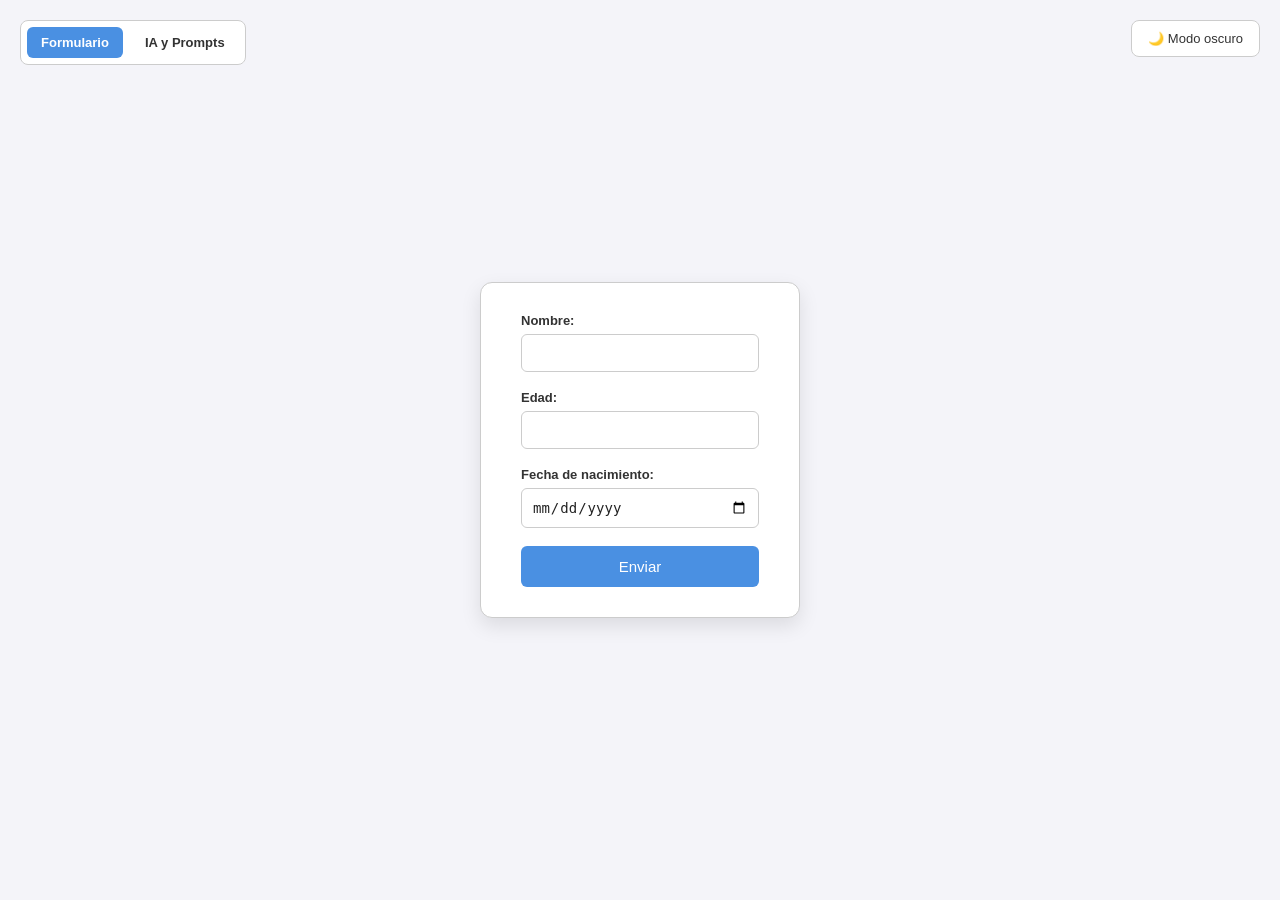
<file: src/pages/index.html>
<!DOCTYPE html>
<html lang="es">
<head>
  <meta charset="UTF-8">
  <title>Formulario Básico</title>
  <link rel="stylesheet" href="../styles/index.css">
</head>
<body>
  <button id="toggle-theme" type="button" class="theme-toggle">🌙 Modo oscuro</button>

  <nav class="site-nav">
    <a href="index.html" class="active">Formulario</a>
    <a href="ia-prompts.html">IA y Prompts</a>
  </nav>

  <form>
    <label for="nombre">Nombre:</label>
    <input type="text" id="nombre" name="nombre" required>

    <label for="edad">Edad:</label>
    <input type="number" id="edad" name="edad" min="0" required>

    <label for="fecha_nacimiento">Fecha de nacimiento:</label>
    <input type="date" id="fecha_nacimiento" name="fecha_nacimiento" required>

    <button type="submit">Enviar</button>
  </form>

  <script src="../js/index.js"></script>
</body>
</html>
</file>
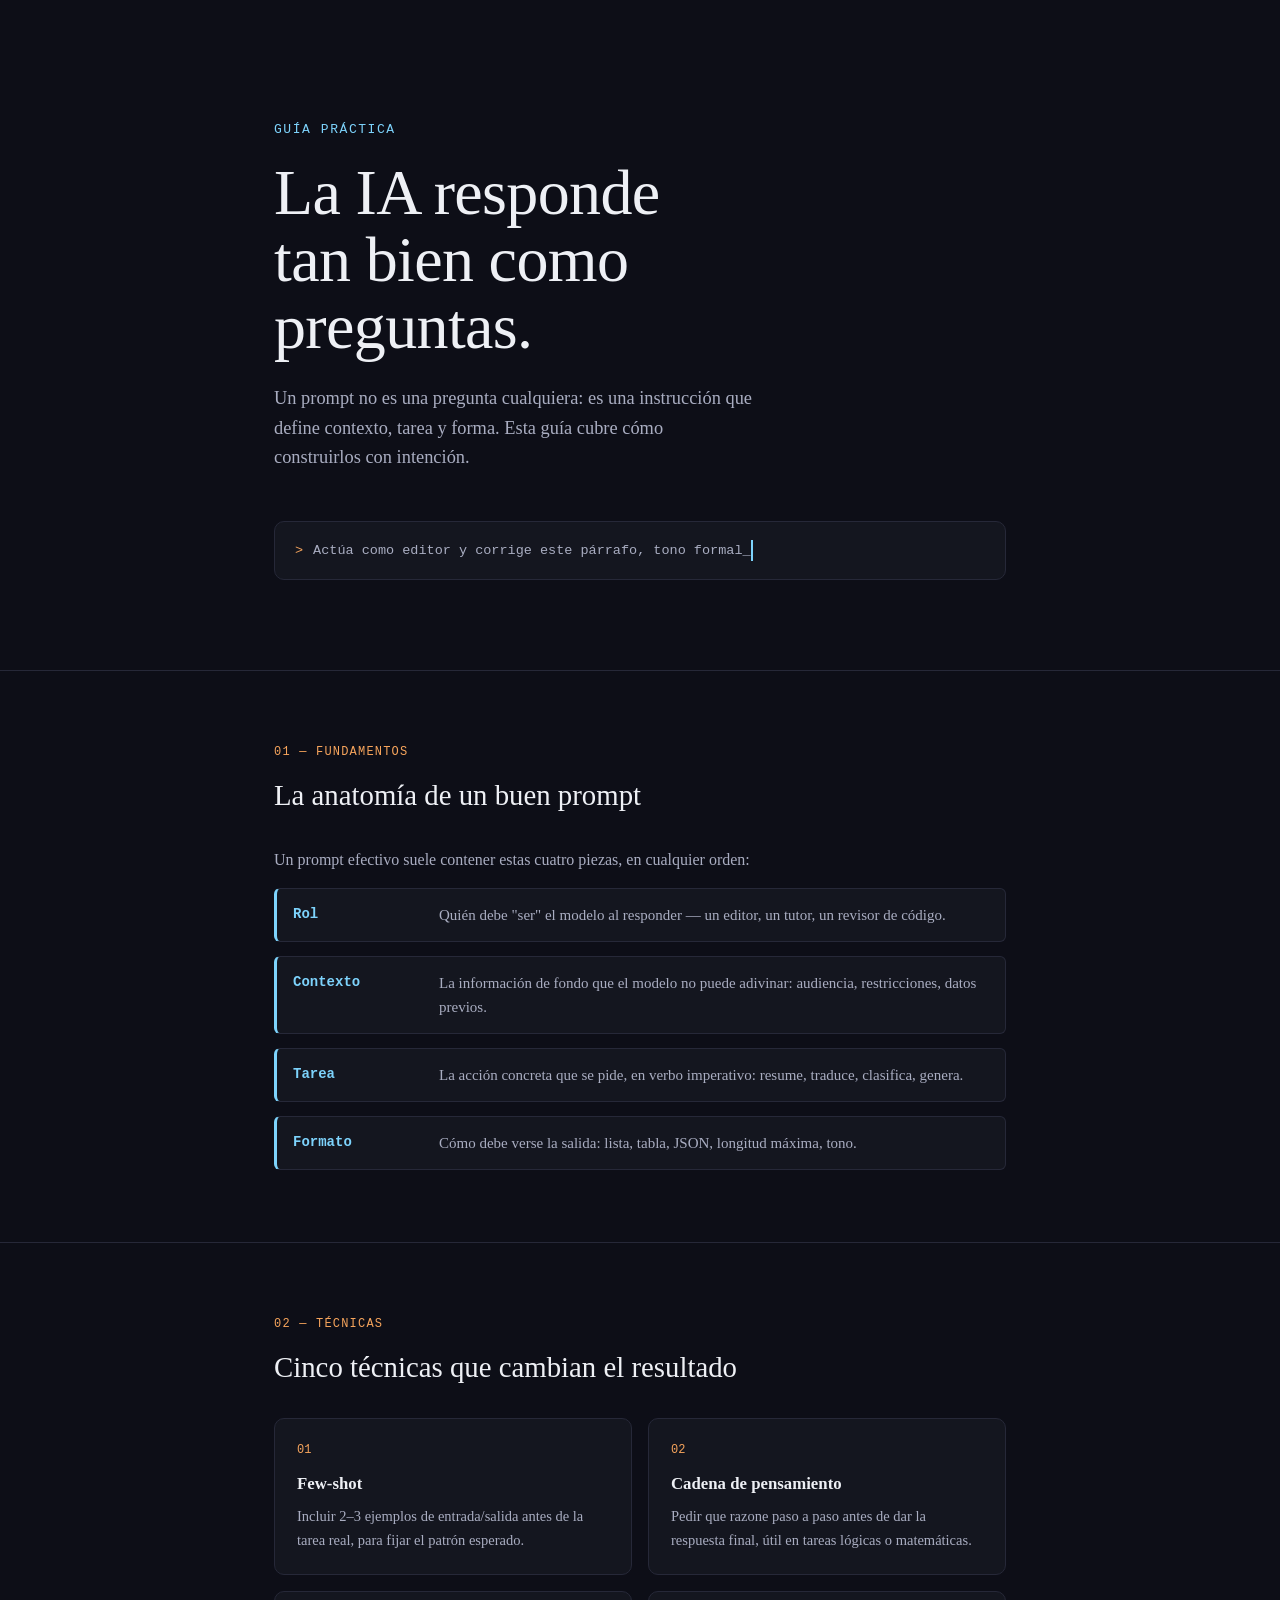
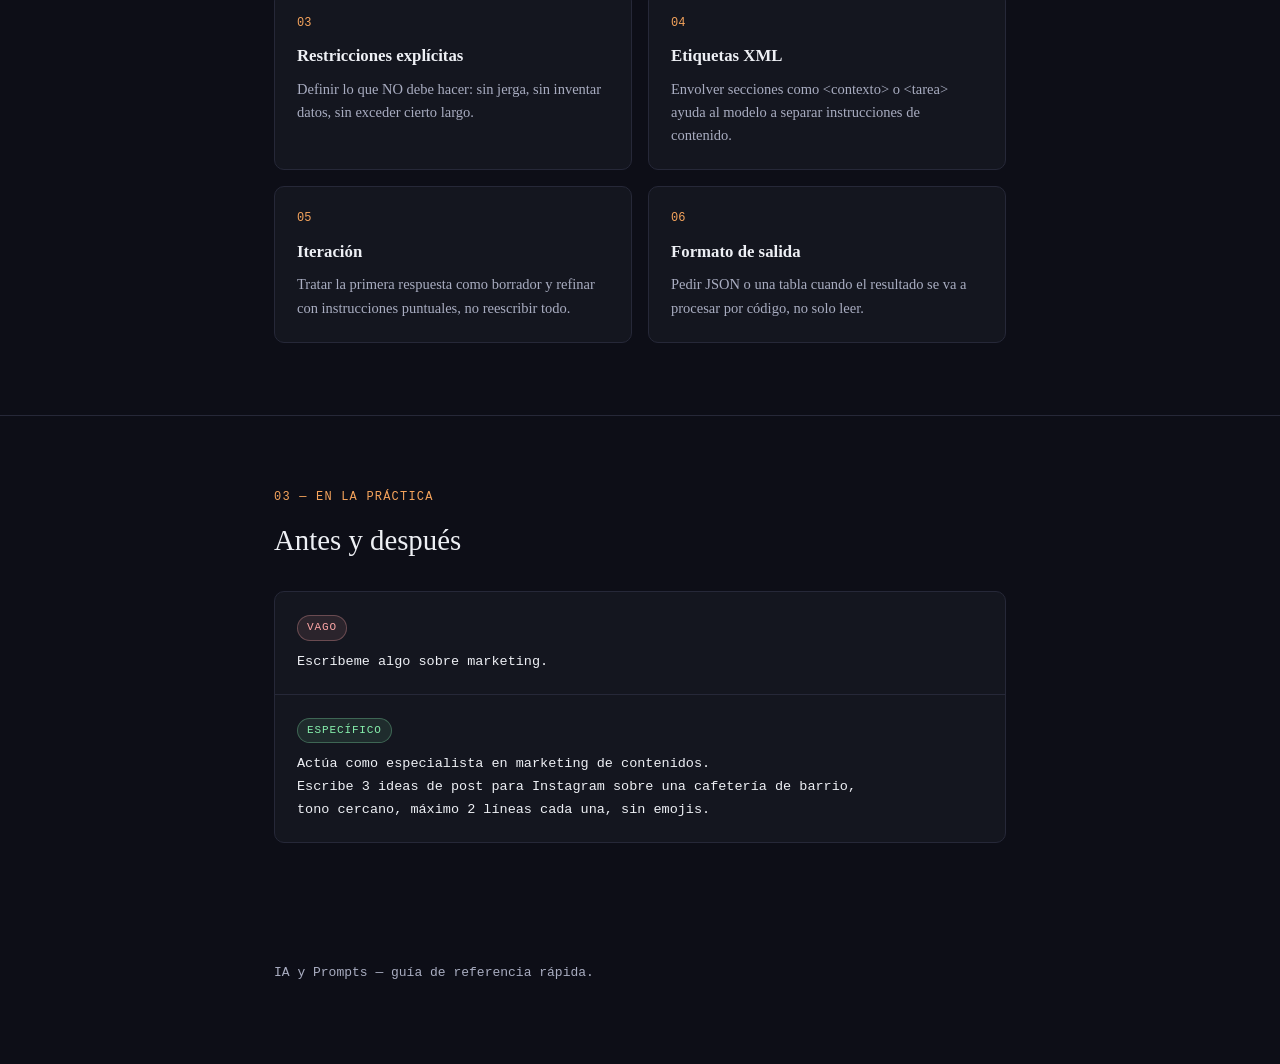
<file: src/pages/IA-promps.html>
<!DOCTYPE html>
<html lang="es">
<head>
<meta charset="UTF-8">
<meta name="viewport" content="width=device-width, initial-scale=1.0">
<title>IA y Prompts — Guía práctica</title>
<link rel="stylesheet" href="../styles/IA-promps.css">
</head>
<body>

  <header class="hero">
    <div class="wrap">
      <div class="eyebrow">Guía práctica</div>
      <h1>La IA responde<br>tan bien como<br>preguntas.</h1>
      <p class="lede">Un prompt no es una pregunta cualquiera: es una instrucción que define contexto, tarea y forma. Esta guía cubre cómo construirlos con intención.</p>

      <div class="prompt-strip">
        <span class="caret">&gt;</span>
        <span class="typed">Actúa como editor y corrige este párrafo, tono formal_</span>
      </div>
    </div>
  </header>

  <main>
    <section id="anatomia">
      <div class="wrap">
        <div class="section-label">01 — Fundamentos</div>
        <h2>La anatomía de un buen prompt</h2>
        <p>Un prompt efectivo suele contener estas cuatro piezas, en cualquier orden:</p>
        <div class="anatomy">
          <div class="row">
            <strong>Rol</strong>
            <p>Quién debe "ser" el modelo al responder — un editor, un tutor, un revisor de código.</p>
          </div>
          <div class="row">
            <strong>Contexto</strong>
            <p>La información de fondo que el modelo no puede adivinar: audiencia, restricciones, datos previos.</p>
          </div>
          <div class="row">
            <strong>Tarea</strong>
            <p>La acción concreta que se pide, en verbo imperativo: resume, traduce, clasifica, genera.</p>
          </div>
          <div class="row">
            <strong>Formato</strong>
            <p>Cómo debe verse la salida: lista, tabla, JSON, longitud máxima, tono.</p>
          </div>
        </div>
      </div>
    </section>

    <section id="tecnicas">
      <div class="wrap">
        <div class="section-label">02 — Técnicas</div>
        <h2>Cinco técnicas que cambian el resultado</h2>
        <div class="techniques">
          <div class="tech-card">
            <div class="num">01</div>
            <h3>Few-shot</h3>
            <p>Incluir 2–3 ejemplos de entrada/salida antes de la tarea real, para fijar el patrón esperado.</p>
          </div>
          <div class="tech-card">
            <div class="num">02</div>
            <h3>Cadena de pensamiento</h3>
            <p>Pedir que razone paso a paso antes de dar la respuesta final, útil en tareas lógicas o matemáticas.</p>
          </div>
          <div class="tech-card">
            <div class="num">03</div>
            <h3>Restricciones explícitas</h3>
            <p>Definir lo que NO debe hacer: sin jerga, sin inventar datos, sin exceder cierto largo.</p>
          </div>
          <div class="tech-card">
            <div class="num">04</div>
            <h3>Etiquetas XML</h3>
            <p>Envolver secciones como &lt;contexto&gt; o &lt;tarea&gt; ayuda al modelo a separar instrucciones de contenido.</p>
          </div>
          <div class="tech-card">
            <div class="num">05</div>
            <h3>Iteración</h3>
            <p>Tratar la primera respuesta como borrador y refinar con instrucciones puntuales, no reescribir todo.</p>
          </div>
          <div class="tech-card">
            <div class="num">06</div>
            <h3>Formato de salida</h3>
            <p>Pedir JSON o una tabla cuando el resultado se va a procesar por código, no solo leer.</p>
          </div>
        </div>
      </div>
    </section>

    <section id="ejemplo">
      <div class="wrap">
        <div class="section-label">03 — En la práctica</div>
        <h2>Antes y después</h2>
        <div class="example">
          <div class="bad">
            <span class="tag">Vago</span>
            <code>Escríbeme algo sobre marketing.</code>
          </div>
          <div class="good">
            <span class="tag">Específico</span>
            <code>Actúa como especialista en marketing de contenidos.<br>
            Escribe 3 ideas de post para Instagram sobre una cafetería de barrio,<br>
            tono cercano, máximo 2 líneas cada una, sin emojis.</code>
          </div>
        </div>
      </div>
    </section>
  </main>

  <footer>
    <div class="wrap">
      IA y Prompts — guía de referencia rápida.
    </div>
  </footer>

</body>
</html>
</file>
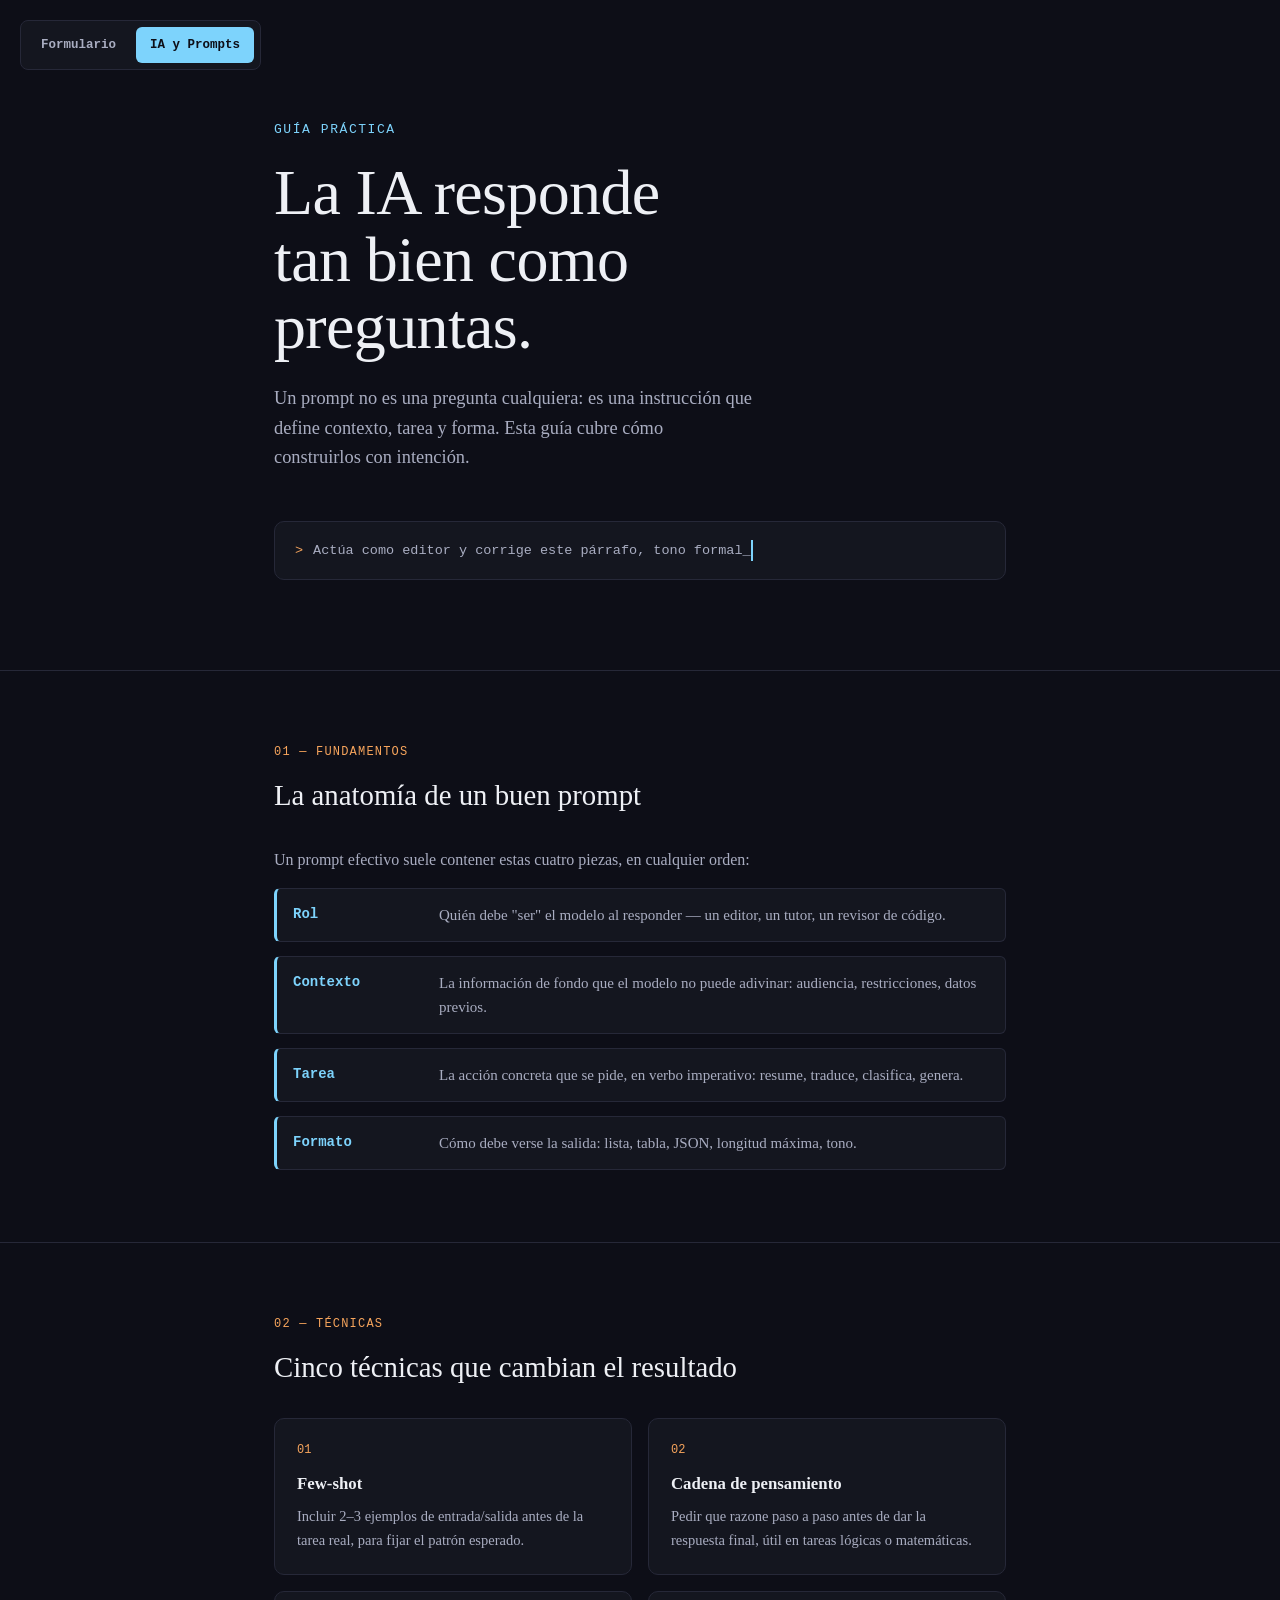
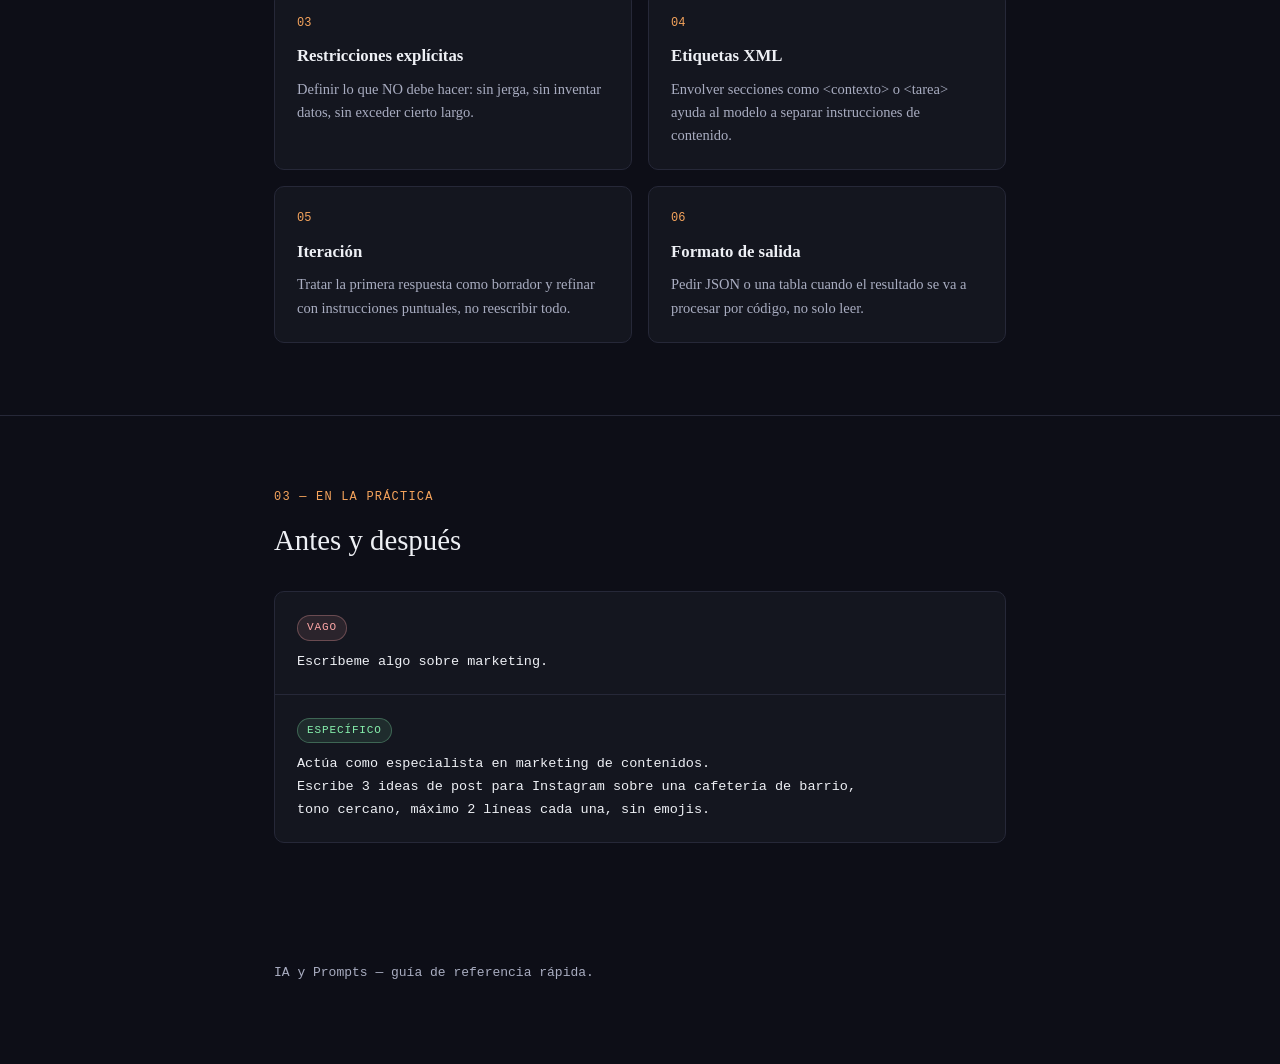
<file: src/pages/ia-prompts.html>
<!DOCTYPE html>
<html lang="es">
<head>
<meta charset="UTF-8">
<meta name="viewport" content="width=device-width, initial-scale=1.0">
<title>IA y Prompts — Guía práctica</title>
<link rel="stylesheet" href="../styles/IA-promps.css">
</head>
<body>

  <nav class="site-nav">
    <a href="index.html">Formulario</a>
    <a href="ia-y-prompts.html" class="active">IA y Prompts</a>
  </nav>

  <header class="hero">
    <div class="wrap">
      <div class="eyebrow">Guía práctica</div>
      <h1>La IA responde<br>tan bien como<br>preguntas.</h1>
      <p class="lede">Un prompt no es una pregunta cualquiera: es una instrucción que define contexto, tarea y forma. Esta guía cubre cómo construirlos con intención.</p>

      <div class="prompt-strip">
        <span class="caret">&gt;</span>
        <span class="typed">Actúa como editor y corrige este párrafo, tono formal_</span>
      </div>
    </div>
  </header>

  <main>
    <section id="anatomia">
      <div class="wrap">
        <div class="section-label">01 — Fundamentos</div>
        <h2>La anatomía de un buen prompt</h2>
        <p>Un prompt efectivo suele contener estas cuatro piezas, en cualquier orden:</p>
        <div class="anatomy">
          <div class="row">
            <strong>Rol</strong>
            <p>Quién debe "ser" el modelo al responder — un editor, un tutor, un revisor de código.</p>
          </div>
          <div class="row">
            <strong>Contexto</strong>
            <p>La información de fondo que el modelo no puede adivinar: audiencia, restricciones, datos previos.</p>
          </div>
          <div class="row">
            <strong>Tarea</strong>
            <p>La acción concreta que se pide, en verbo imperativo: resume, traduce, clasifica, genera.</p>
          </div>
          <div class="row">
            <strong>Formato</strong>
            <p>Cómo debe verse la salida: lista, tabla, JSON, longitud máxima, tono.</p>
          </div>
        </div>
      </div>
    </section>

    <section id="tecnicas">
      <div class="wrap">
        <div class="section-label">02 — Técnicas</div>
        <h2>Cinco técnicas que cambian el resultado</h2>
        <div class="techniques">
          <div class="tech-card">
            <div class="num">01</div>
            <h3>Few-shot</h3>
            <p>Incluir 2–3 ejemplos de entrada/salida antes de la tarea real, para fijar el patrón esperado.</p>
          </div>
          <div class="tech-card">
            <div class="num">02</div>
            <h3>Cadena de pensamiento</h3>
            <p>Pedir que razone paso a paso antes de dar la respuesta final, útil en tareas lógicas o matemáticas.</p>
          </div>
          <div class="tech-card">
            <div class="num">03</div>
            <h3>Restricciones explícitas</h3>
            <p>Definir lo que NO debe hacer: sin jerga, sin inventar datos, sin exceder cierto largo.</p>
          </div>
          <div class="tech-card">
            <div class="num">04</div>
            <h3>Etiquetas XML</h3>
            <p>Envolver secciones como &lt;contexto&gt; o &lt;tarea&gt; ayuda al modelo a separar instrucciones de contenido.</p>
          </div>
          <div class="tech-card">
            <div class="num">05</div>
            <h3>Iteración</h3>
            <p>Tratar la primera respuesta como borrador y refinar con instrucciones puntuales, no reescribir todo.</p>
          </div>
          <div class="tech-card">
            <div class="num">06</div>
            <h3>Formato de salida</h3>
            <p>Pedir JSON o una tabla cuando el resultado se va a procesar por código, no solo leer.</p>
          </div>
        </div>
      </div>
    </section>

    <section id="ejemplo">
      <div class="wrap">
        <div class="section-label">03 — En la práctica</div>
        <h2>Antes y después</h2>
        <div class="example">
          <div class="bad">
            <span class="tag">Vago</span>
            <code>Escríbeme algo sobre marketing.</code>
          </div>
          <div class="good">
            <span class="tag">Específico</span>
            <code>Actúa como especialista en marketing de contenidos.<br>
            Escribe 3 ideas de post para Instagram sobre una cafetería de barrio,<br>
            tono cercano, máximo 2 líneas cada una, sin emojis.</code>
          </div>
        </div>
      </div>
    </section>
  </main>

  <footer>
    <div class="wrap">
      IA y Prompts — guía de referencia rápida.
    </div>
  </footer>

</body>
</html>
</file>
<file: src/styles/index.css>
* {
  box-sizing: border-box;
}

:root {
  --bg: #f4f4f9;
  --form-bg: #ffffff;
  --border: #cccccc;
  --text: #333333;
  --label: #333333;
  --placeholder: #999999;
  --accent: #4a90e2;
  --accent-hover: #357abd;
  --shadow: rgba(0, 0, 0, 0.1);
  --input-bg: #ffffff;
  --input-text: #222222;
}

[data-theme="dark"] {
  --bg: linear-gradient(135deg, #1f1c2c, #928dab);
  --form-bg: #23212e;
  --border: #443f5c;
  --text: #f0eefa;
  --label: #d1cfe2;
  --placeholder: #8b87a3;
  --accent: #a37bff;
  --accent-hover: #6b5bff;
  --shadow: rgba(0, 0, 0, 0.4);
  --input-bg: #2f2b3d;
  --input-text: #f0eefa;
}

body {
  font-family: 'Segoe UI', Arial, sans-serif;
  background: var(--bg);
  display: flex;
  justify-content: center;
  align-items: center;
  height: 100vh;
  margin: 0;
  transition: background 0.3s ease;
}

.theme-toggle {
  position: fixed;
  top: 20px;
  right: 20px;
  padding: 10px 16px;
  border: 1px solid var(--border);
  border-radius: 8px;
  background-color: var(--form-bg);
  color: var(--text);
  cursor: pointer;
  font-size: 13px;
  transition: background-color 0.2s, color 0.2s;
}

.theme-toggle:hover {
  opacity: 0.85;
}

.site-nav {
  position: fixed;
  top: 20px;
  left: 20px;
  display: flex;
  gap: 8px;
  background-color: var(--form-bg);
  border: 1px solid var(--border);
  border-radius: 8px;
  padding: 6px;
}

.site-nav a {
  padding: 8px 14px;
  border-radius: 6px;
  font-size: 13px;
  font-weight: 600;
  text-decoration: none;
  color: var(--label);
  transition: background-color 0.2s, color 0.2s;
}

.site-nav a:hover {
  background-color: var(--accent);
  color: #ffffff;
}

.site-nav a.active {
  background-color: var(--accent);
  color: #ffffff;
}

form {
  background-color: var(--form-bg);
  padding: 30px 40px;
  border-radius: 12px;
  box-shadow: 0 8px 20px var(--shadow);
  width: 320px;
  border: 1px solid var(--border);
  transition: background-color 0.3s ease, border-color 0.3s ease;
}

label {
  display: block;
  margin-bottom: 6px;
  font-weight: 600;
  color: var(--label);
  font-size: 13px;
}

input {
  width: 100%;
  padding: 10px;
  margin-bottom: 18px;
  border: 1px solid var(--border);
  border-radius: 6px;
  font-size: 14px;
  background-color: var(--input-bg);
  color: var(--input-text);
  transition: border-color 0.2s, box-shadow 0.2s, background-color 0.3s;
}

input::placeholder {
  color: var(--placeholder);
}

input:focus {
  outline: none;
  border-color: var(--accent);
  box-shadow: 0 0 4px var(--accent);
}

button[type="submit"] {
  width: 100%;
  padding: 12px;
  background-color: var(--accent);
  color: white;
  border: none;
  border-radius: 6px;
  font-size: 15px;
  cursor: pointer;
  transition: background-color 0.2s;
}

button[type="submit"]:hover {
  background-color: var(--accent-hover);
}
</file>
<file: src/styles/IA-promps.css>
:root {
    --ink: #eef0f5;
    --ink-dim: #a9adc1;
    --bg: #0d0e17;
    --bg-panel: #14161f;
    --line: #262838;
    --accent: #7dd3fc;
    --accent-2: #f6a45c;
    --mono: 'JetBrains Mono', 'Courier New', monospace;
  }

  * { box-sizing: border-box; }

  html { scroll-behavior: smooth; }

  body {
    margin: 0;
    background: var(--bg);
    color: var(--ink);
    font-family: 'Iowan Old Style', 'Palatino Linotype', Georgia, serif;
    line-height: 1.6;
  }

  @media (prefers-reduced-motion: reduce) {
    html { scroll-behavior: auto; }
    * { animation: none !important; transition: none !important; }
  }

  a { color: var(--accent); }

  .wrap {
    max-width: 780px;
    margin: 0 auto;
    padding: 0 24px;
  }

  /* ---------- HERO ---------- */
  header.hero {
    padding: 120px 0 90px;
    border-bottom: 1px solid var(--line);
    position: relative;
    overflow: hidden;
  }

  .eyebrow {
    font-family: var(--mono);
    font-size: 13px;
    letter-spacing: 0.12em;
    text-transform: uppercase;
    color: var(--accent);
    margin-bottom: 18px;
  }

  h1 {
    font-size: clamp(2.4rem, 6vw, 4rem);
    line-height: 1.05;
    margin: 0 0 24px;
    font-weight: 500;
    letter-spacing: -0.01em;
  }

  .lede {
    font-size: 1.15rem;
    color: var(--ink-dim);
    max-width: 52ch;
    margin: 0;
  }

  .prompt-strip {
    margin-top: 48px;
    background: var(--bg-panel);
    border: 1px solid var(--line);
    border-radius: 10px;
    padding: 18px 20px;
    font-family: var(--mono);
    font-size: 13.5px;
    color: var(--ink-dim);
    display: flex;
    gap: 10px;
    align-items: baseline;
  }

  .prompt-strip .caret { color: var(--accent-2); }
  .prompt-strip span.typed {
    border-right: 2px solid var(--accent);
    white-space: nowrap;
    overflow: hidden;
    animation: typing 3.2s steps(48, end) 1, blink 0.9s step-end infinite;
    max-width: fit-content;
  }

  @keyframes typing {
    from { width: 0; }
    to { width: 46ch; }
  }
  @keyframes blink {
    50% { border-color: transparent; }
  }

  /* ---------- SECTIONS ---------- */
  main section {
    padding: 72px 0;
    border-bottom: 1px solid var(--line);
  }

  main section:last-of-type { border-bottom: none; }

  .section-label {
    font-family: var(--mono);
    font-size: 12px;
    letter-spacing: 0.1em;
    text-transform: uppercase;
    color: var(--accent-2);
    margin-bottom: 10px;
  }

  h2 {
    font-size: 1.8rem;
    font-weight: 500;
    margin: 0 0 28px;
  }

  p { color: var(--ink-dim); margin: 0 0 16px; }

  /* Anatomy of a prompt */
  .anatomy {
    display: grid;
    gap: 14px;
    font-family: var(--mono);
    font-size: 14px;
  }

  .anatomy .row {
    display: grid;
    grid-template-columns: 130px 1fr;
    gap: 16px;
    padding: 14px 16px;
    background: var(--bg-panel);
    border: 1px solid var(--line);
    border-left: 3px solid var(--accent);
    border-radius: 6px;
  }

  .anatomy .row strong {
    color: var(--accent);
    font-weight: 600;
  }

  .anatomy .row p {
    margin: 0;
    color: var(--ink-dim);
    font-family: 'Iowan Old Style', Georgia, serif;
    font-size: 15px;
  }

  /* Technique cards */
  .techniques {
    display: grid;
    grid-template-columns: repeat(2, 1fr);
    gap: 16px;
  }

  @media (max-width: 640px) {
    .techniques { grid-template-columns: 1fr; }
    .anatomy .row { grid-template-columns: 1fr; }
  }

  .tech-card {
    background: var(--bg-panel);
    border: 1px solid var(--line);
    border-radius: 10px;
    padding: 22px;
    transition: border-color 0.2s, transform 0.2s;
  }

  .tech-card:hover {
    border-color: var(--accent);
    transform: translateY(-2px);
  }

  .tech-card .num {
    font-family: var(--mono);
    font-size: 12px;
    color: var(--accent-2);
    margin-bottom: 10px;
  }

  .tech-card h3 {
    font-size: 1.05rem;
    margin: 0 0 8px;
    font-weight: 600;
  }

  .tech-card p { margin: 0; font-size: 14.5px; }

  /* Example block */
  .example {
    background: var(--bg-panel);
    border: 1px solid var(--line);
    border-radius: 10px;
    overflow: hidden;
  }

  .example .bad, .example .good {
    padding: 20px 22px;
  }

  .example .bad {
    border-bottom: 1px solid var(--line);
  }

  .example .tag {
    font-family: var(--mono);
    font-size: 11px;
    letter-spacing: 0.08em;
    text-transform: uppercase;
    padding: 3px 9px;
    border-radius: 100px;
    display: inline-block;
    margin-bottom: 10px;
  }

  .example .bad .tag {
    color: #fca5a5;
    background: rgba(252, 165, 165, 0.1);
    border: 1px solid rgba(252, 165, 165, 0.3);
  }

  .example .good .tag {
    color: #86efac;
    background: rgba(134, 239, 172, 0.1);
    border: 1px solid rgba(134, 239, 172, 0.3);
  }

  .example code {
    font-family: var(--mono);
    font-size: 13.5px;
    color: var(--ink);
    display: block;
    line-height: 1.7;
  }

  /* Navegación entre páginas */
  .site-nav {
    position: fixed;
    top: 20px;
    left: 20px;
    display: flex;
    gap: 6px;
    background: var(--bg-panel);
    border: 1px solid var(--line);
    border-radius: 8px;
    padding: 6px;
    z-index: 10;
    font-family: var(--mono);
  }

  .site-nav a {
    padding: 8px 14px;
    border-radius: 6px;
    font-size: 12.5px;
    font-weight: 600;
    text-decoration: none;
    color: var(--ink-dim);
    transition: background-color 0.2s, color 0.2s;
  }

  .site-nav a:hover {
    background-color: var(--accent);
    color: #0d0e17;
  }

  .site-nav a.active {
    background-color: var(--accent);
    color: #0d0e17;
  }

  @media (max-width: 640px) {
    .site-nav { position: static; margin: 20px 24px 0; width: fit-content; }
  }

  /* Footer */
  footer {
    padding: 48px 0 80px;
    color: var(--ink-dim);
    font-family: var(--mono);
    font-size: 13px;
  }
</file>
